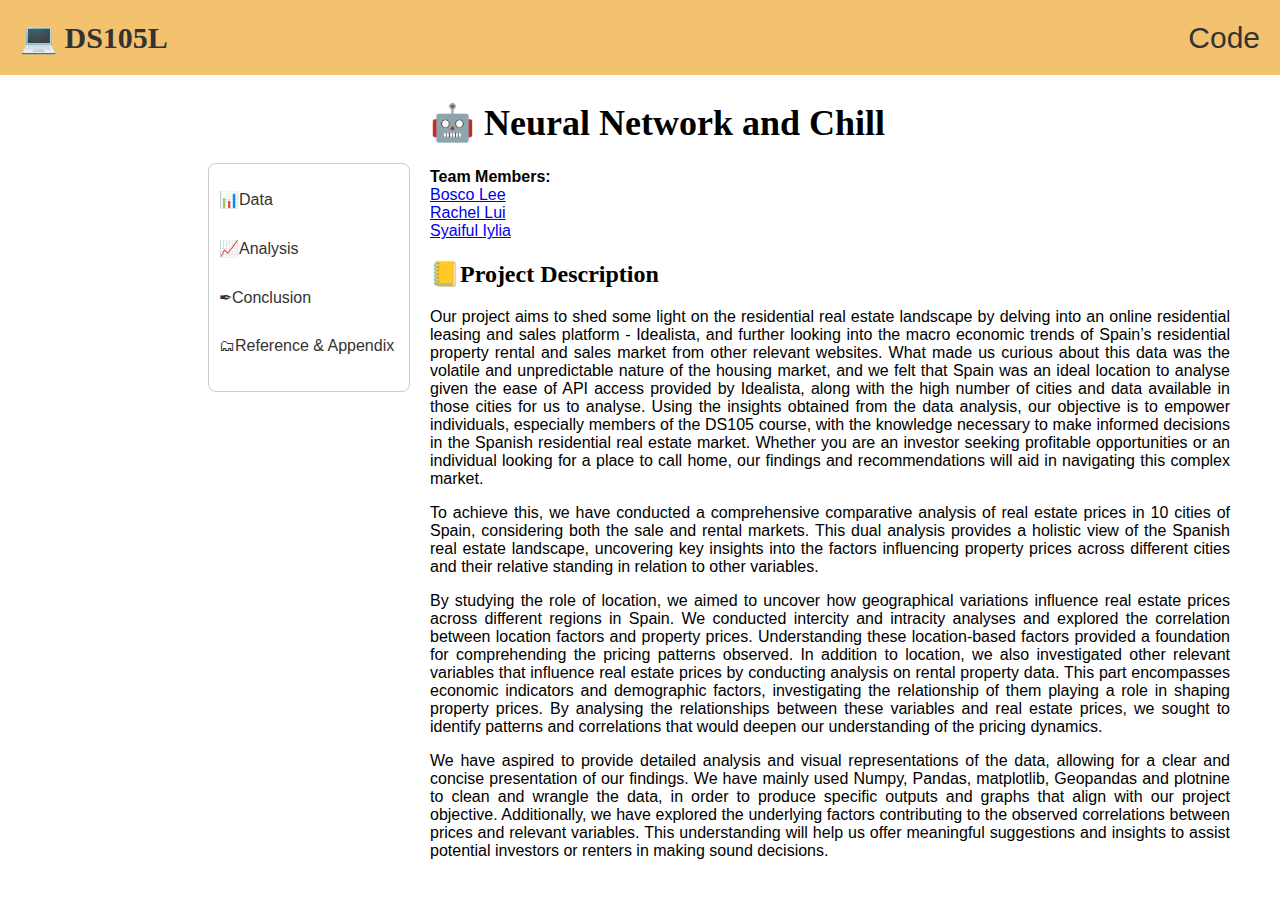
<file: index.html>
<!DOCTYPE html>
<html>
<meta charset="UTF-8">
<head>
  <title>My Website</title>
  <style>
    body {
  background-image: url("https://drive.google.com/uc?export=view&id=1ln1ye4YfCXW-n31ln-DuhkpZ_TRzDjHq");
      background-repeat: no-repeat;
      background-position: center;
      background-size: cover;
      background-color: #fff; /* Fallback background color */
      font-family: Arial, sans-serif;
      display: flex;
      align-items: center;
    }



    .top-bar {
      background-color: #f3c26f; /* Set the top bar color to #f3c26f */
      background-repeat: no-repeat;
      background-position: center;
      background-size: cover;
      /* The remaining styles for the top bar */
      width: 100%;
      padding: 20px;
      display: flex;
      justify-content: space-between;
      align-items: center;
      position: fixed;
      top: 0;
      box-sizing: border-box;
      left: 0;
    }

    .left-text a {
      text-decoration: none;
      color: #333;
      font-size: 30px;
      font-weight: bold;
      font-family: "Times New Roman", Arial, sans-serif;
     
    }    
    
    .right-text a {
      text-decoration: none;
      color: #333;
      font-size: 30px;
      font-family: Consolas, Arial, sans-serif;
     
    }
    
    .top-bar .code-link {
      margin-right: 1px;
    }

    .sidebar {
      width: 200px;
      height: 100%;
      background-color: #fff;
      border: 1px solid #ccc;
      border-radius: 8px;
      display: flex;
      flex-direction: column;
      justify-content: center;
      margin-top:-350px;
      margin-left: 200px;
    }

    .sidebar ul {
      list-style-type: none;
      padding: 0;
      margin: 40;
    }

    .sidebar li {
      margin-bottom: 10px;
    }

    .sidebar a {
      display: block;
      padding: 10px;
      text-decoration: none;
      font-family: Consolas, Arial, sans-serif;
      color: #333;
    }

    .sidebar a:hover {
      background-color: #f0f0f0;
    }

    .main-content {
  padding: 20px;
  margin-top: 50px; /* Adjust the margin-top value to your desired spacing */
  margin-left: 225;
  margin-right: 200;
  max-width: 800px; /* Adjust the max-width value as needed */
  text-align: justify;

}

    .main-content h1 {
      font-size: 36px;
      font-family: "Times New Roman", Arial, sans-serif;
    }

    .main-content h2 {
      font-size: 24px;
      font-family: "Times New Roman", Arial, sans-serif;
    }
  </style>
</head>
<body>

  <div class="sidebar">
    <ul>
      <li><a href="Webpages/data.html">&#128202;Data</a></li>
      <li><a href="Webpages/analysis.html">&#128200;Analysis</a></li>
      <li><a href="Webpages/conclusion.html">&#10002;Conclusion</a></li>
      <li><a href="Webpages/reference.html">&#128450;Reference & Appendix</a></li>
    </ul>
  </div>
 <div class="top-bar">
  <div class="left-text">
    <a href="index.html">&#x1F4BB; DS105L</a>
  </div>
  <div class="right-text">
    <a href="https://github.com/Bosco0120/DS105NeuralNetwork_and_Chill.github.io" target="_blank">Code</a>
  </div>
</div>
  </div>
  

  <div class="main-content">
    <h1>&#129302; Neural Network and Chill</h1>
    <p><strong>Team Members:</strong> <br>
      <a class="comic" href="https://github.com/Bosco0120">Bosco Lee</a><br>
      <a class="comic" href="https://github.com/luihc">Rachel Lui</a><br>
      <a class="comic" href="https://github.com/winterolller">Syaiful Iylia</a>

    <h2>&#128210;Project Description</h2>
     <p>
    Our project aims to shed some light on the residential real estate landscape by delving into an online residential leasing and sales platform - Idealista, and further looking into the macro economic trends of Spain’s residential property rental and sales market from other relevant websites. What made us curious about this data was the volatile and unpredictable nature of the housing market, and we felt that Spain was an ideal location to analyse given the ease of API access provided by Idealista, along with the high number of cities and data available in those cities for us to analyse. Using the insights obtained from the data analysis, our objective is to empower individuals, especially members of the DS105 course, with the knowledge necessary to make informed decisions in the Spanish residential real estate market. Whether you are an investor seeking profitable opportunities or an individual looking for a place to call home, our findings and recommendations will aid in navigating this complex market. 
    </p>
    <p>
    To achieve this, we have conducted a comprehensive comparative analysis of real estate prices in 10 cities of Spain, considering both the sale and rental markets. This dual analysis provides a holistic view of the Spanish real estate landscape, uncovering key insights into the factors influencing property prices across different cities and their relative standing in relation to other variables. 
    </p>
    <p>
    By studying the role of location, we aimed to uncover how geographical variations influence real estate prices across different regions in Spain. We conducted intercity and intracity analyses and explored the correlation between location factors and property prices. Understanding these location-based factors provided a foundation for comprehending the pricing patterns observed. In addition to location, we also investigated other relevant variables that influence real estate prices by conducting analysis on rental property data. This part encompasses economic indicators and demographic factors, investigating the relationship of them playing a role in shaping property prices. By analysing the relationships between these variables and real estate prices, we sought to identify patterns and correlations that would deepen our understanding of the pricing dynamics.
    </p>
    <p>
    We have aspired to provide detailed analysis and visual representations of the data, allowing for a clear and concise presentation of our findings. We have mainly used Numpy, Pandas, matplotlib, Geopandas and plotnine to clean and wrangle the data, in order to produce specific outputs and graphs that align with our project objective. Additionally, we have explored the underlying factors contributing to the observed correlations between prices and relevant variables. This understanding will help us offer meaningful suggestions and insights to assist potential investors or renters in making sound decisions.
    </p>
</div>
  </div>

  <style>
    .comic {
        font-family: 'Comic Sans MS', cursive, sans-serif;
    }
</style>
</body>
</html>
</div>
</file>
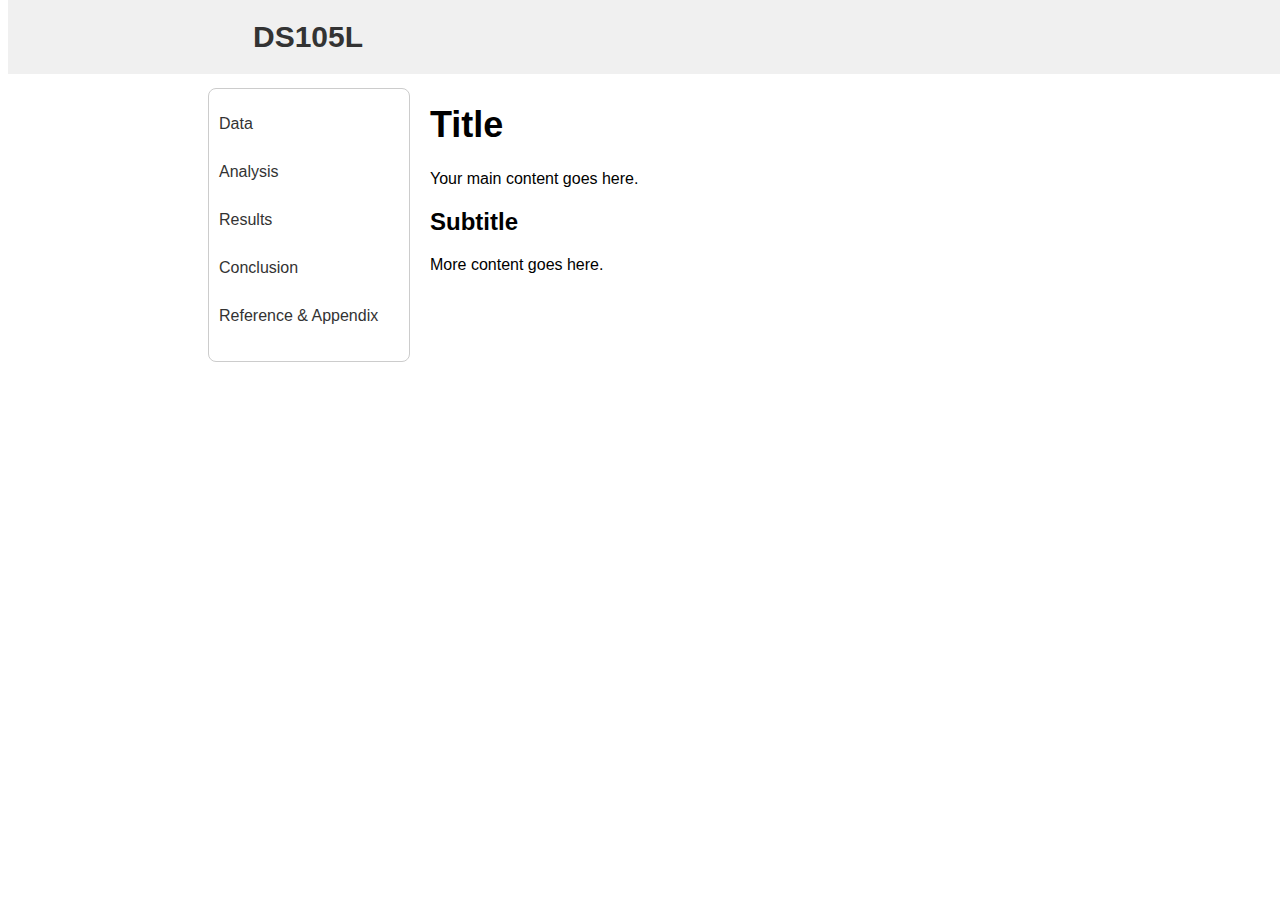
<file: main.html>
<!DOCTYPE html>
<html>
<head>
  <title>My Website</title>
  <style>
    body {
      background-color: #fff;
      font-family: Arial, sans-serif;
      display: flex;
      align-items: center;
    }

    .top-bar {
  background-color: #f0f0f0; /* Set the top bar color to light grey */
  width: 100%;
  padding: 20px; /* Increase the padding value to make the top bar thicker */
  display: flex; /* Add this line to enable flexbox layout */
  justify-content: flex-start; /* Align the content to the left */
  align-items: center; /* Vertically center the content */
  position: fixed; /* Position the top bar */
  top: 0; /* Position it at the top */
  box-sizing: border-box; /* Include padding and border in the total width */
}

    .top-bar a {
  text-decoration: none;
  color: #333;
  font-size: 30px;
  font-weight: bold; /* Add this line to make the text bold */
  margin-left: 225px; /* Adjust the margin value to move the content along the top bar */
}


    .sidebar {
      width: 200px;
      height: 100%;
      background-color: #fff;
      border: 1px solid #ccc;
      border-radius: 8px;
      display: flex;
      flex-direction: column;
      justify-content: center;
      margin-top: 80px; /* Adjust this value to shift the sidebar down */
      margin-left: 200px; /* Adjust the margin value to move the content along the top bar */
    }

    .sidebar ul {
      list-style-type: none;
      padding: 0;
      margin: 40;
    }

    .sidebar li {
      margin-bottom: 10px;
    }

    .sidebar a {
      display: block;
      padding: 10px;
      text-decoration: none;
      color: #333;
    }

    .sidebar a:hover {
      background-color: #f0f0f0;
    }

    .main-content {
      padding: 20px;
    }

    .main-content h1 {
      font-size: 36px;
    }

    .main-content h2 {
      font-size: 24px;
    }
  </style>
</head>
<body>
  <!-- Start of HTML -->
  <div class="sidebar">
    <ul>
      <li><a href="Webpages/data.html">Data</a></li>
      <li><a href="Webpages/analysis.html">Analysis</a></li>
      <li><a href="Webpages/results.html">Results</a></li>
      <li><a href="Webpages/conclusion.html">Conclusion</a></li>
      <li><a href="Webpages/reference.html">Reference & Appendix</a></li>
    </ul>
  </div>
  <!-- End of HTML -->

  <!-- Start of Markdown -->

  <div class="top-bar">
    <a href="main.html">DS105L</a>
  </div>

  <div class="main-content">
    <h1>Title</h1>
    <p>Your main content goes here.</p>

    <h2>Subtitle</h2>
    <p>More content goes here.</p>
  </div>
  <!-- End of Markdown -->
</body>
</html>
</file>
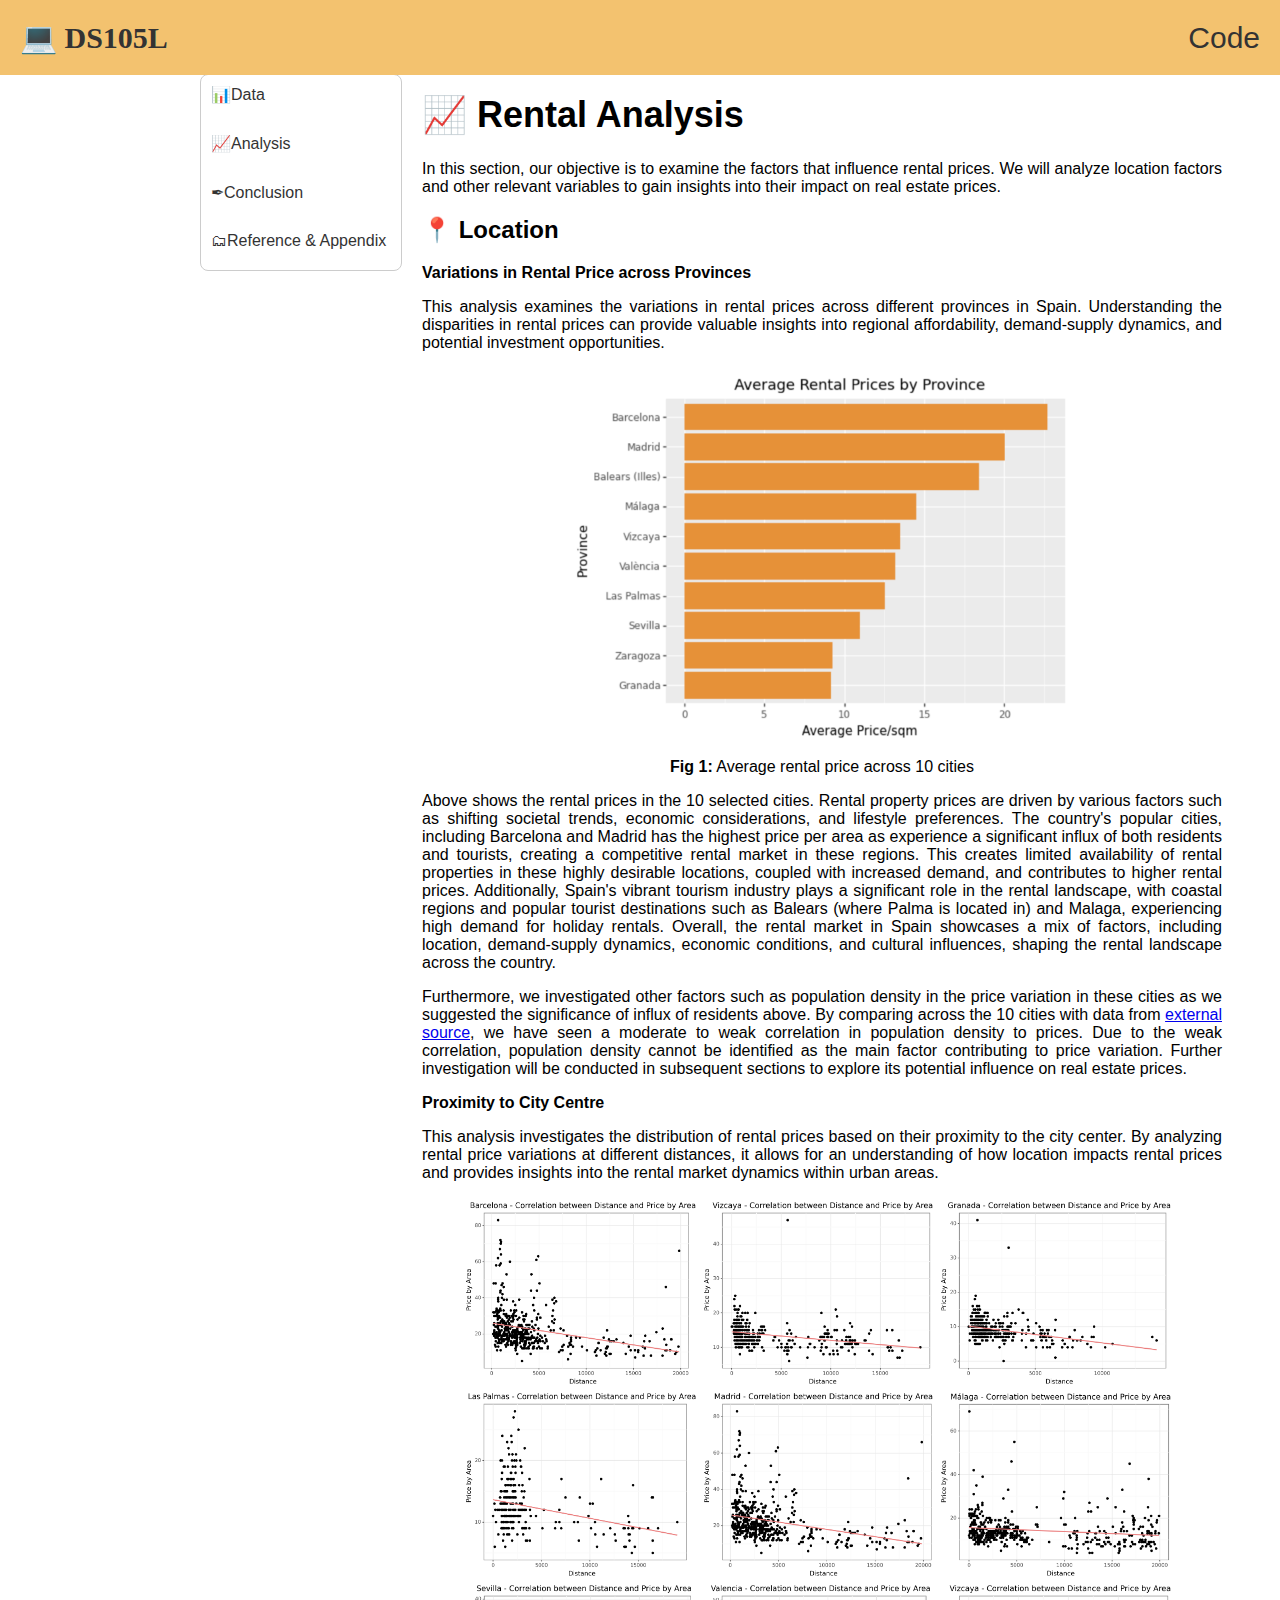
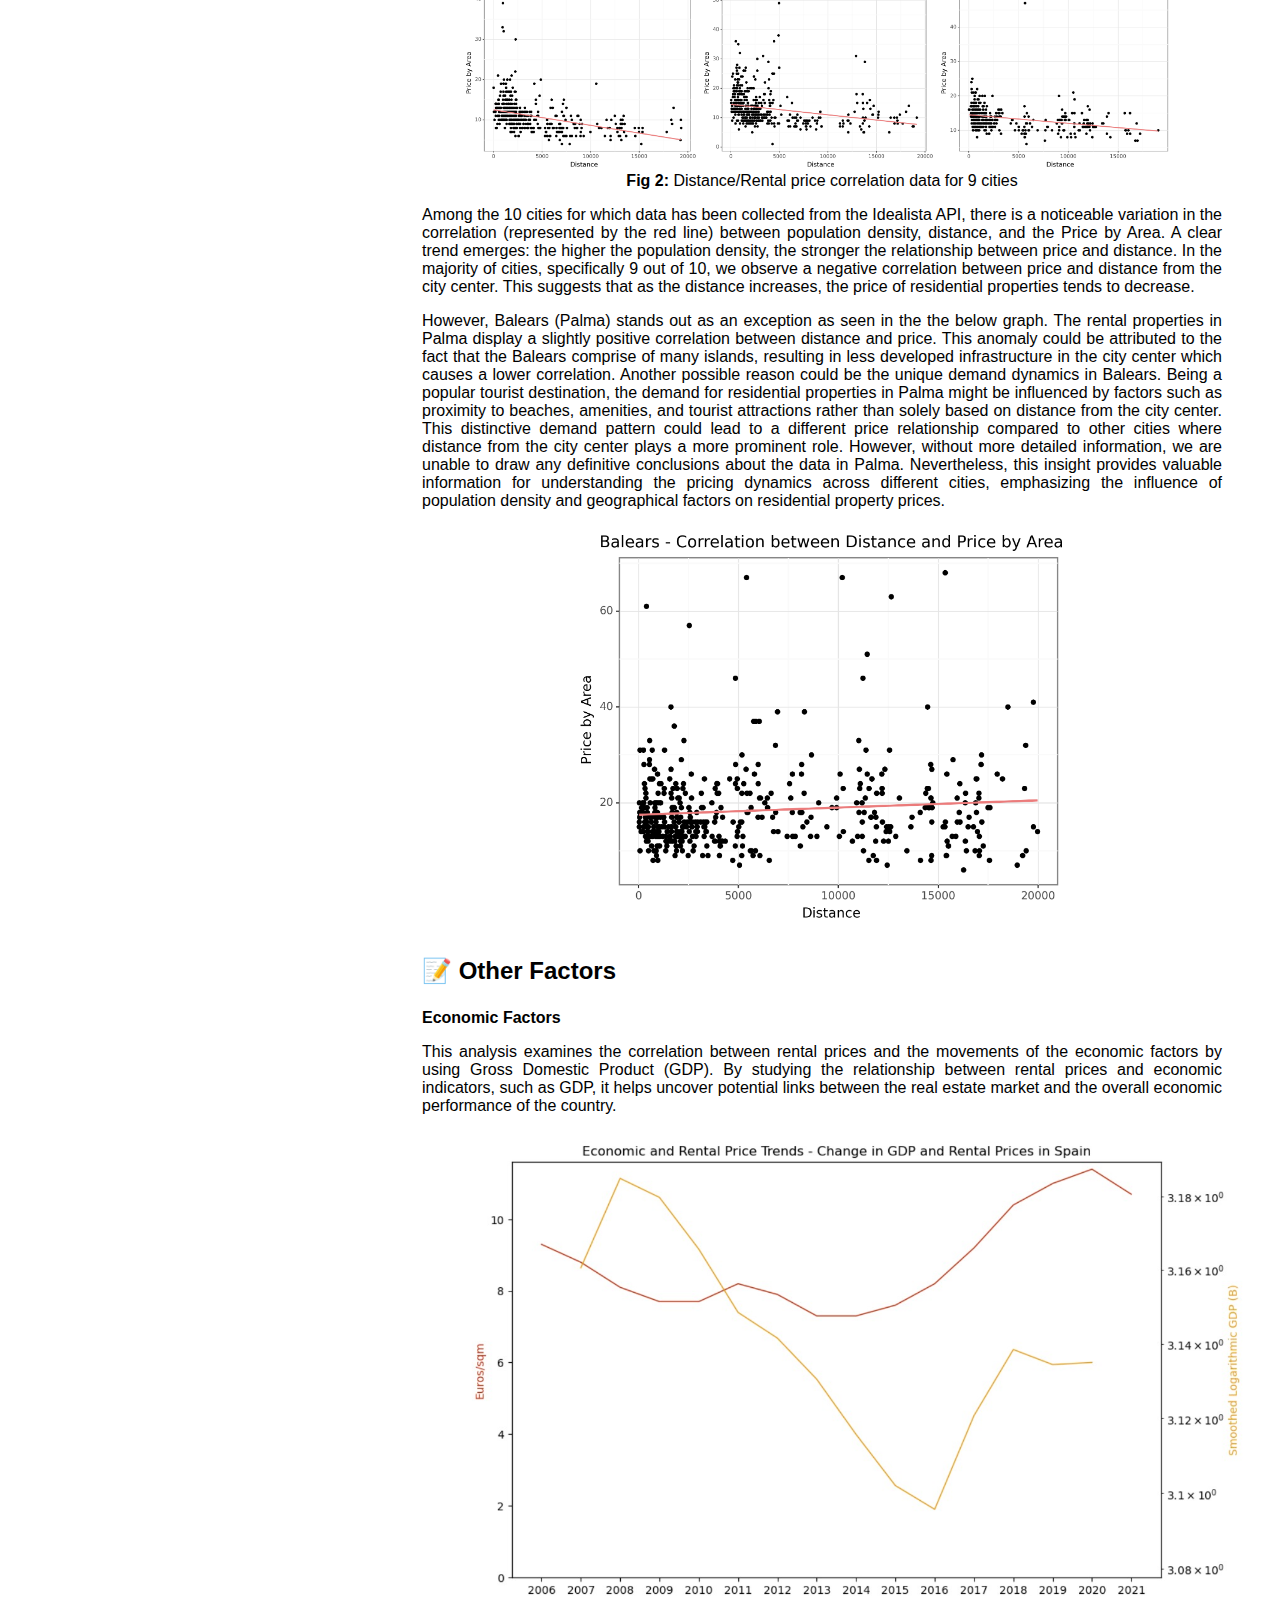
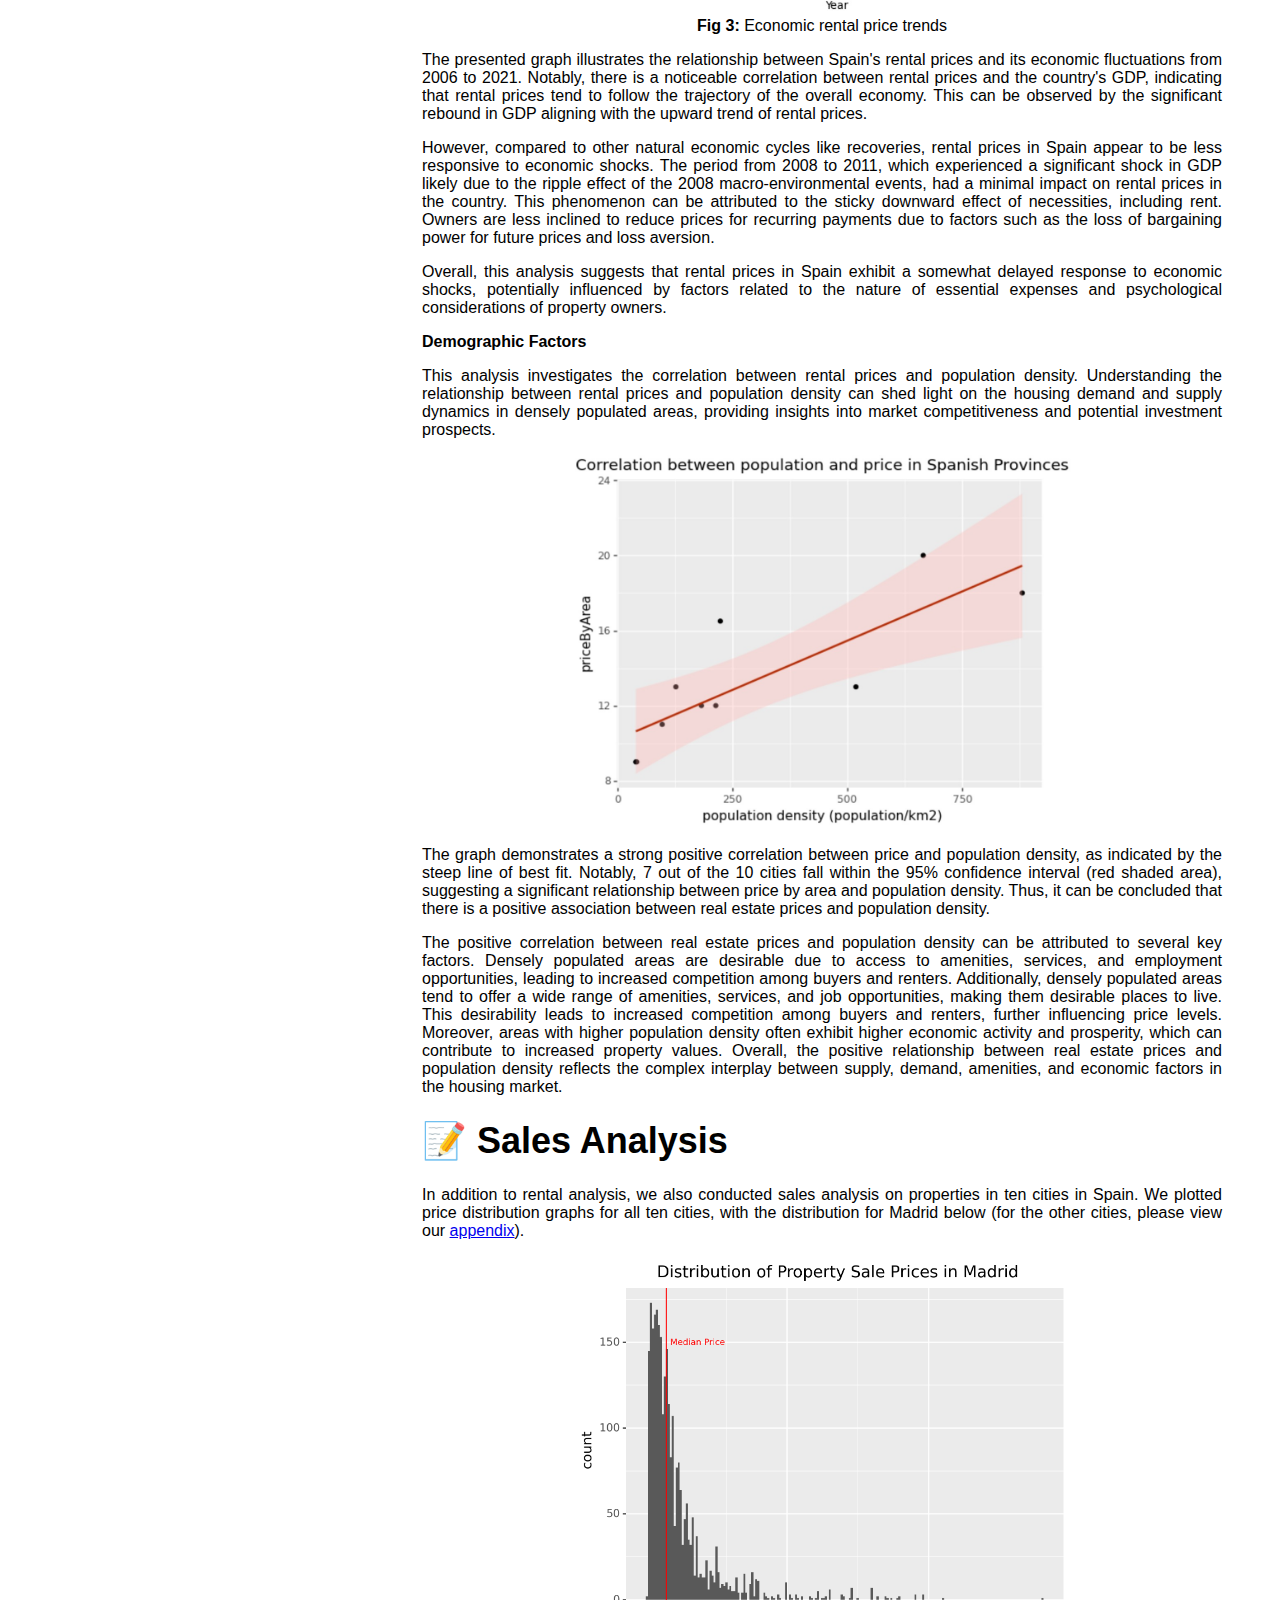
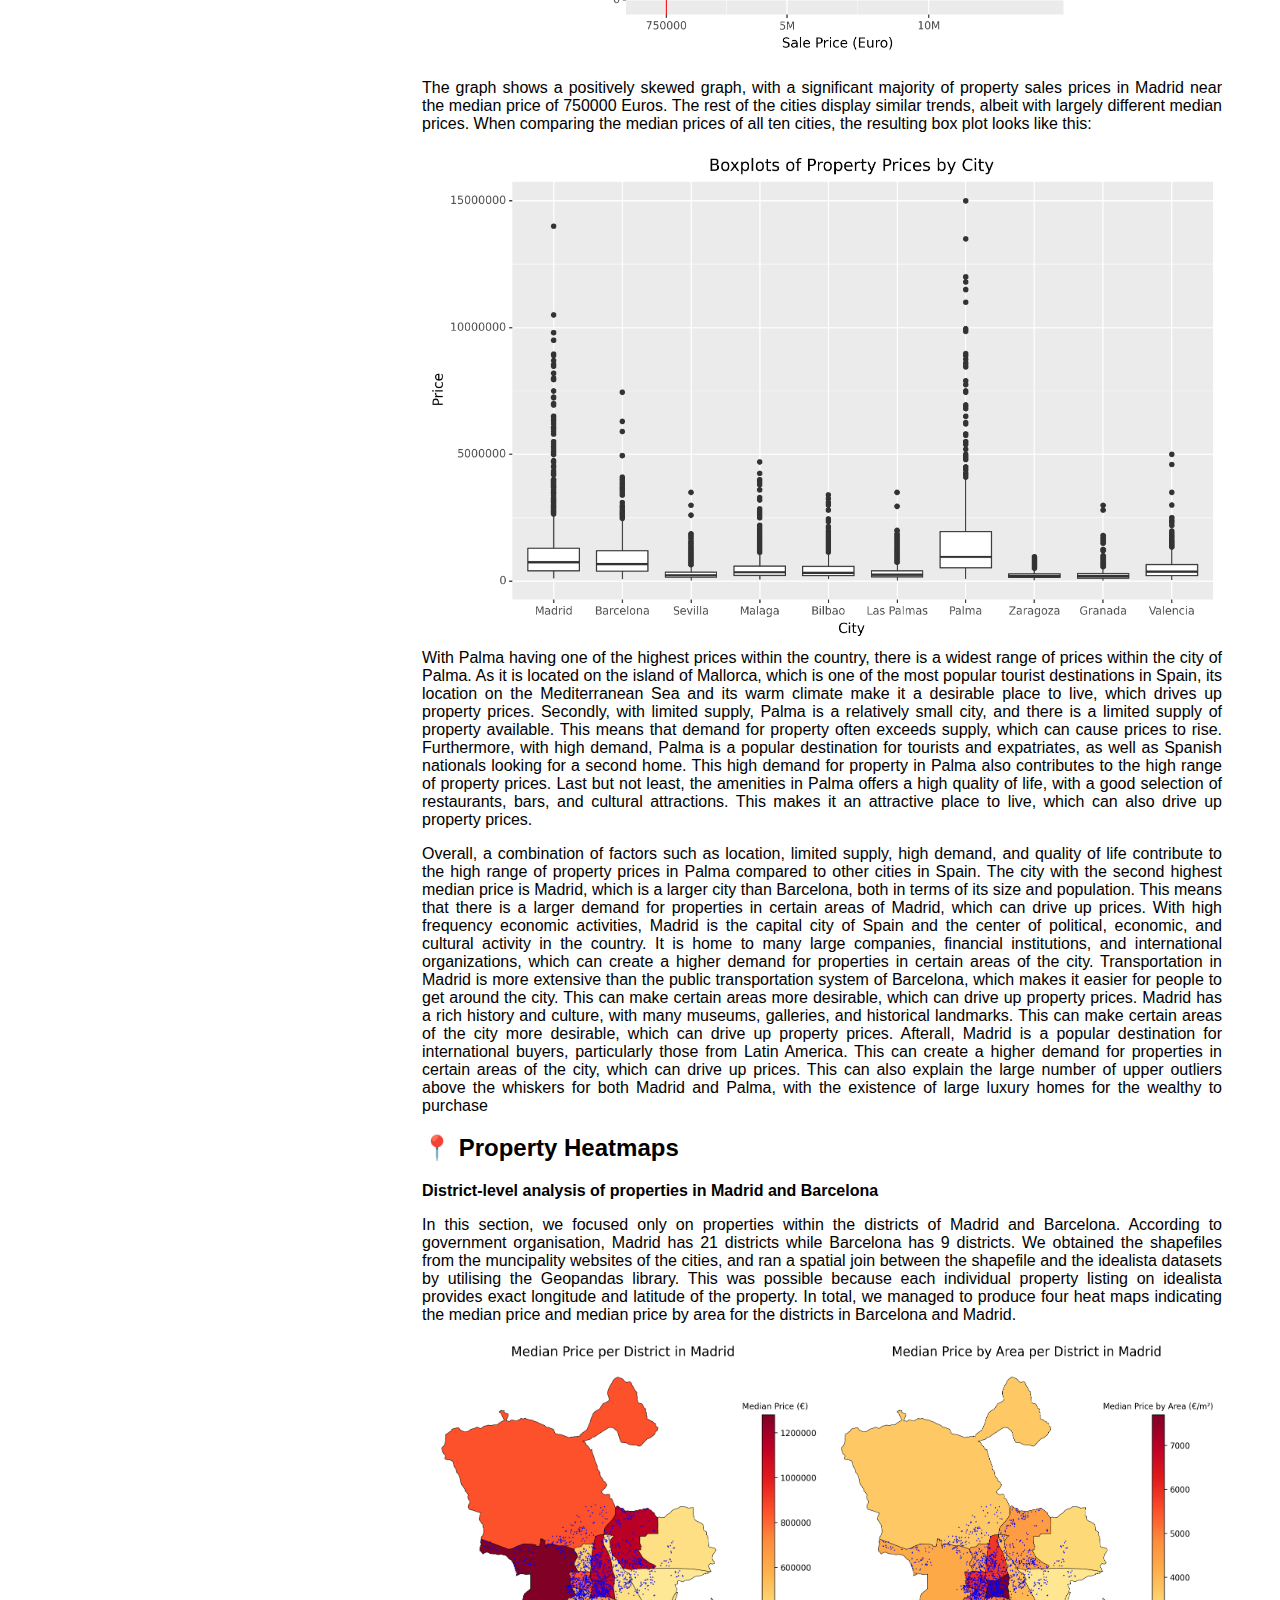
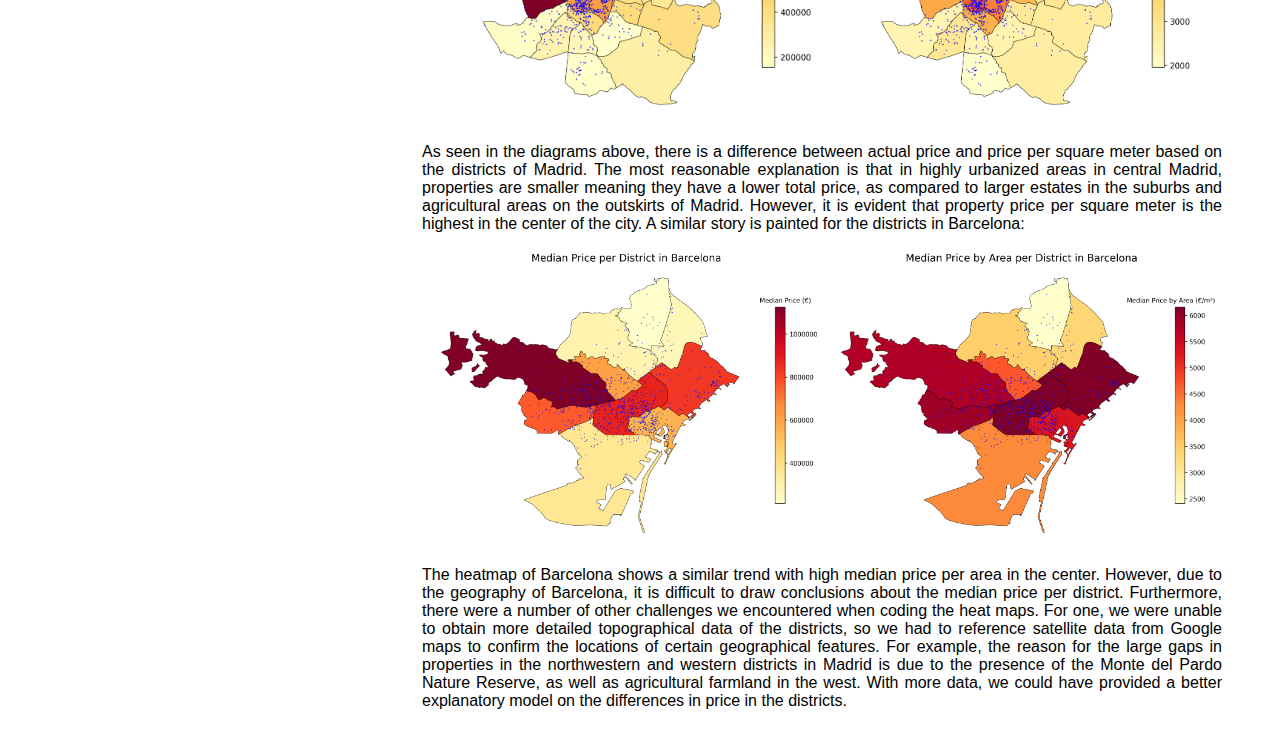
<file: Webpages/analysis.html>
<!DOCTYPE html>
<html>
<meta charset="UTF-8">
<head>
  <title>My Website</title>
  <style>
    body {
      background-image: url("https://drive.google.com/uc?export=view&id=1ln1ye4YfCXW-n31ln-DuhkpZ_TRzDjHq");
      background-repeat: no-repeat;
      background-position: center bottom;
      background-size: cover;
      background-attachment: fixed;
      font-family: Arial, sans-serif;
      margin: 0;
      min-height: 100vh;      
      display: flex;
      align-items: center;
    }
    
    .top-bar {
      background-color: #f3c26f;
      width: 100%;
      padding: 20px;
      display: flex;
      justify-content: space-between;
      align-items: center;
      position: fixed;
      top: 0;
      box-sizing: border-box;
      left: 0;
    }

    .left-text a {
      text-decoration: none;
      color: #333;
      font-size: 30px;
      font-weight: bold;
      font-family: "Times New Roman", Arial, sans-serif;
    }    
    
    .right-text a {
      text-decoration: none;
      color: #333;
      font-size: 30px;
      font-family: Consolas, Arial, sans-serif;
    }
    
    .sidebar {
      width: 200px;
      height: 100%;
      background-color: #fff;
      border: 1px solid #ccc;
      border-radius: 8px;
      display: flex;
      flex-direction: column;
      justify-content: center;
      margin-top: -6800px;
      margin-left: 200px;
    }

    .sidebar ul {
      list-style-type: none;
      padding: 0;
      margin: 0;
    }

    .sidebar li {
      margin-bottom: 10px;
    }

    .sidebar a {
      display: block;
      padding: 10px;
      text-decoration: none;
      font-family: Consolas, Arial, sans-serif;
      color: #333;
    }

    .sidebar a:hover {
      background-color: #f0f0f0;
    }

    .main-content {
  padding: 20px;
  margin-top: 50px; /* Adjust the margin-top value to your desired spacing */
  margin-left: 225;
  margin-right: 200;
  max-width: 800px; /* Adjust the max-width value as needed */
  text-align: justify;

}

    .main-content h1 {
      font-size: 36px;
    }

    .main-content h2 {
      font-size: 24px;
    }
    
    .main-content h3 {
      font-size: 24px;
    }
  </style>
</head>

<body>
  <div class="sidebar">
    <ul>
      <li><a href="https://bosco0120.github.io/DS105NeuralNetwork_and_Chill.github.io/Webpages/data.html">&#128202;Data</a></li>
      <li><a href="https://bosco0120.github.io/DS105NeuralNetwork_and_Chill.github.io/Webpages/analysis.html">&#128200;Analysis</a></li>
      <li><a href="https://bosco0120.github.io/DS105NeuralNetwork_and_Chill.github.io/Webpages/conclusion.html">&#10002;Conclusion</a></li>
      <li><a href="https://bosco0120.github.io/DS105NeuralNetwork_and_Chill.github.io/Webpages/reference.html">&#128450;Reference & Appendix</a></li>
    </ul>
  </div>
 <div class="top-bar">
  <div class="left-text">
    <a href="../index.html">&#x1F4BB; DS105L</a>
  </div>
  <div class="right-text">
    <a href="https://github.com/Bosco0120/DS105NeuralNetwork_and_Chill.github.io" target="_blank">Code</a>
  </div>
</div>
  </div>

 <div class="main-content">
    <h1>&#128200; Rental Analysis</h1>
    <p>In this section, our objective is to examine the factors that influence rental prices. We will analyze location factors and other relevant variables to gain insights into their impact on real estate prices.<br>


<h2>&#x1F4CD; Location</h2>
     <p><strong>Variations in Rental Price across Provinces</strong> <br></p>
     <p> This analysis examines the variations in rental prices across different provinces in Spain. Understanding the disparities in rental prices can provide valuable insights into regional affordability, demand-supply dynamics, and potential investment opportunities.</p>
     
     <div style="text-align: center;">
      <figure> 
        <img src="../Diagrams and Images/rental-price.jpg" alt="rental-price" style="width: 70%;">
        <figcaption style="text-align: center;"><b>Fig 1:</b> Average rental price across 10 cities</figcaption>
      </figure>
    </div>
    
   
  </p>Above shows the rental prices in the 10 selected cities. Rental property prices are driven by various factors such as shifting societal trends, economic considerations, and lifestyle preferences. The country's popular cities, including Barcelona and Madrid has the highest price per area as experience a significant influx of both residents and tourists, creating a competitive rental market in these regions. This creates limited availability of rental properties in these highly desirable locations, coupled with increased demand, and contributes to higher rental prices. Additionally, Spain's vibrant tourism industry plays a significant role in the rental landscape, with coastal regions and popular tourist destinations such as Balears (where Palma is located in) and Malaga, experiencing high demand for holiday rentals. Overall, the rental market in Spain showcases a mix of factors, including location, demand-supply dynamics, economic conditions, and cultural influences, shaping the rental landscape across the country.<p>
    </p>Furthermore, we investigated other factors such as population density in the price variation in these cities as we suggested the significance of influx of residents above. By comparing across the 10 cities with data from <a href="https://www.citypopulation.de/">external source</a>, we have seen a moderate to weak correlation in population density to prices. Due to the weak correlation, population density cannot be identified as the main factor contributing to price variation. Further investigation will be conducted in subsequent sections to explore its potential influence on real estate prices.</p>

<p> </p>

<p><strong>Proximity to City Centre</strong> <br></p>
     <p> This analysis investigates the distribution of rental prices based on their proximity to the city center. By analyzing rental price variations at different distances, it allows for an understanding of how location impacts rental prices and provides insights into the rental market dynamics within urban areas.</p>

    <figure>
     <div style="display: flex;">
      <img src="../Diagrams and Images/p-barcelona.png" style="width: 33%;" />
      <img src="../Diagrams and Images/p-vizcaya.png" style="width: 33%;" />
      <img src="../Diagrams and Images/p-granada.png" style="width: 33%;" /> 
    </div>

    <div style="display: flex;">
      <img src="../Diagrams and Images/p-laspalmas.png" style="width: 33%;" />
      <img src="../Diagrams and Images/p-madrid.png" style="width: 33%;" />
      <img src="../Diagrams and Images/p-malaga.png" style="width: 33%;" /> 
    </div>

    <div style="display: flex;">
      <img src="../Diagrams and Images/p-sevilla.png" style="width: 33%;" />
      <img src="../Diagrams and Images/p-valencia.png" style="width: 33%;" />
      <img src="../Diagrams and Images/p-vizcaya.png" style="width: 33%;" /> 
    </div>

    <figcaption style="text-align: center;"><b>Fig 2:</b> Distance/Rental price correlation data for 9 cities</figcaption>
  </figure>

   </p>Among the 10 cities for which data has been collected from the Idealista API, there is a noticeable variation in the correlation (represented by the red line) between population density, distance, and the Price by Area. A clear trend emerges: the higher the population density, the stronger the relationship between price and distance. In the majority of cities, specifically 9 out of 10, we observe a negative correlation between price and distance from the city center. This suggests that as the distance increases, the price of residential properties tends to decrease. <p>
    </p>However, Balears (Palma) stands out as an exception as seen in the the below graph. The rental properties in Palma display a slightly positive correlation between distance and price. This anomaly could be attributed to the fact that the Balears comprise of many islands, resulting in less developed infrastructure in the city center which causes a lower correlation. Another possible reason could be the unique demand dynamics in Balears. Being a popular tourist destination, the demand for residential properties in Palma might be influenced by factors such as proximity to beaches, amenities, and tourist attractions rather than solely based on distance from the city center. This distinctive demand pattern could lead to a different price relationship compared to other cities where distance from the city center plays a more prominent role. However, without more detailed information, we are unable to draw any definitive conclusions about the data in Palma. Nevertheless, this insight provides valuable information for understanding the pricing dynamics across different cities, emphasizing the influence of population density and geographical factors on residential property prices.</p>
   <div style= "text-align: center;"> 
      <img src="../Diagrams and Images/p-balears.png" width = "500" />
    </div>

<h3>&#x1F4DD; Other Factors</h3>

<p><strong>Economic Factors</strong> <br></p>
     <p> This analysis examines the correlation between rental prices and the movements of the economic factors by using Gross Domestic Product (GDP). By studying the relationship between rental prices and economic indicators, such as GDP, it helps uncover potential links between the real estate market and the overall economic performance of the country.</p>
     <figure>
      <div style="display: flex;">
        <img src="../Diagrams and Images/economic rental price trends.jpeg" alt="rental-price" width = '800'>
     </div>
     <figcaption style="text-align: center;"><b>Fig 3:</b> Economic rental price trends</figcaption>
   </figure> 
    <p> The presented graph illustrates the relationship between Spain's rental prices and its economic fluctuations from 2006 to 2021. Notably, there is a noticeable correlation between rental prices and the country's GDP, indicating that rental prices tend to follow the trajectory of the overall economy. This can be observed by the significant rebound in GDP aligning with the upward trend of rental prices.</p>
   </p>However, compared to other natural economic cycles like recoveries, rental prices in Spain appear to be less responsive to economic shocks. The period from 2008 to 2011, which experienced a significant shock in GDP likely due to the ripple effect of the 2008 macro-environmental events, had a minimal impact on rental prices in the country. This phenomenon can be attributed to the sticky downward effect of necessities, including rent. Owners are less inclined to reduce prices for recurring payments due to factors such as the loss of bargaining power for future prices and loss aversion.<p>
    </p>Overall, this analysis suggests that rental prices in Spain exhibit a somewhat delayed response to economic shocks, potentially influenced by factors related to the nature of essential expenses and psychological considerations of property owners.</p>

<p><strong>Demographic Factors</strong> <br></p>
     <p> This analysis investigates the correlation between rental prices and population density. Understanding the relationship between rental prices and population density can shed light on the housing demand and supply dynamics in densely populated areas, providing insights into market competitiveness and potential investment prospects.</p>
     <div style="text-align: center;">
           <img src="../Diagrams and Images/population correlation.jpeg" alt="rental-price" width = '500'>
     </div>
    <p> The graph demonstrates a strong positive correlation between price and population density, as indicated by the steep line of best fit. Notably, 7 out of the 10 cities fall within the 95% confidence interval (red shaded area), suggesting a significant relationship between price by area and population density. Thus, it can be concluded that there is a positive association between real estate prices and population density.</p>
   
</p>The positive correlation between real estate prices and population density can be attributed to several key factors. Densely populated areas are desirable due to access to amenities, services, and employment opportunities, leading to increased competition among buyers and renters. Additionally, densely populated areas tend to offer a wide range of amenities, services, and job opportunities, making them desirable places to live. This desirability leads to increased competition among buyers and renters, further influencing price levels. Moreover, areas with higher population density often exhibit higher economic activity and prosperity, which can contribute to increased property values. Overall, the positive relationship between real estate prices and population density reflects the complex interplay between supply, demand, amenities, and economic factors in the housing market.<p>
  
<h1>&#x1F4DD; Sales Analysis </h1>
 <p> In addition to rental analysis, we also conducted sales analysis on properties in ten cities in Spain. We plotted price distribution graphs for all ten cities, with the distribution for Madrid below (for the other cities, please view our <a href="https://bosco0120.github.io/DS105NeuralNetwork_and_Chill.github.io/Webpages/reference.html">appendix</a>). 
     <div style="text-align: center;">
           <img src="../Diagrams and Images/madrid1.png" alt="rental-price" width = '500'>
     </div>
 <p> The graph shows a positively skewed graph, with a significant majority of property sales prices in Madrid near the median price of 750000 Euros. The rest of the cities display similar trends, albeit with largely different median prices. When comparing the median prices of all ten cities, the resulting box plot looks like this: 
          <div style="text-align: center;">
           <img src="../Diagrams and Images/boxplot.png" alt="rental-price" width = '800'>
     </div>
   With Palma having one of the highest prices within the country, there is a widest range of prices within the city of Palma. As it is located on the island of Mallorca, which is one of the most popular tourist destinations in Spain, its location on the Mediterranean Sea and its warm climate make it a desirable place to live, which drives up property prices. Secondly, with limited supply, Palma is a relatively small city, and there is a limited supply of property available. This means that demand for property often exceeds supply, which can cause prices to rise. Furthermore, with high demand, Palma is a popular destination for tourists and expatriates, as well as Spanish nationals looking for a second home. This high demand for property in Palma also contributes to the high range of property prices. Last but not least, the amenities in Palma offers a high quality of life, with a good selection of restaurants, bars, and cultural attractions. This makes it an attractive place to live, which can also drive up property prices.


</p> Overall, a combination of factors such as location, limited supply, high demand, and quality of life contribute to the high range of property prices in Palma compared to other cities in Spain.
The city with the second highest median price is Madrid, which is a larger city than Barcelona, both in terms of its size and population. This means that there is a larger demand for properties in certain areas of Madrid, which can drive up prices. With high frequency economic activities, Madrid is the capital city of Spain and the center of political, economic, and cultural activity in the country. It is home to many large companies, financial institutions, and international organizations, which can create a higher demand for properties in certain areas of the city. Transportation in Madrid is more extensive than the public transportation system of Barcelona, which makes it easier for people to get around the city. This can make certain areas more desirable, which can drive up property prices.
Madrid has a rich history and culture, with many museums, galleries, and historical landmarks. This can make certain areas of the city more desirable, which can drive up property prices.
Afterall, Madrid is a popular destination for international buyers, particularly those from Latin America. This can create a higher demand for properties in certain areas of the city, which can drive up prices. This can also explain the large number of upper outliers above the whiskers for both Madrid and Palma, with the existence of large luxury homes for the wealthy to purchase <p>

 <h2>&#x1F4CD; Property Heatmaps</h2>
     <p><strong>District-level analysis of properties in Madrid and Barcelona</strong> <br></p>
     <p>In this section, we focused only on properties within the districts of Madrid and Barcelona. According to government organisation, Madrid has 21 districts while Barcelona has 9 districts. We obtained the shapefiles from the muncipality websites of the cities, and ran a spatial join between the shapefile and the idealista datasets by utilising the Geopandas library. This was possible because each individual property listing on idealista provides exact longitude and latitude of the property. In total, we managed to produce four heat maps indicating the median price and median price by area for the districts in Barcelona and Madrid. </p>
        <div style="display: flex;">
      <img src="../Diagrams and Images/madrid_heatmap1.png" style="width: 50%;" />
      <img src="../Diagrams and Images/madrid_heatmap2.png" style="width: 50%;" />
    </div>
     <p> As seen in the diagrams above, there is a difference between actual price and price per square meter based on the districts of Madrid. The most reasonable explanation is that in highly urbanized areas in central Madrid, properties are smaller meaning they have a lower total price, as compared to larger estates in the suburbs and agricultural areas on the outskirts of Madrid. However, it is evident that property price per square meter is the highest in the center of the city. A similar story is painted for the districts in Barcelona: </p>
        <div style="display: flex;">
      <img src="../Diagrams and Images/barca_heatmap1.png" style="width: 50%;" />
      <img src="../Diagrams and Images/barca_heatmap2.png" style="width: 50%;" />
    </div> 

  <p> The heatmap of Barcelona shows a similar trend with high median price per area in the center. However, due to the geography of Barcelona, it is difficult to draw conclusions about the median price per district. Furthermore, there were a number of other challenges we encountered when coding the heat maps. For one, we were unable to obtain more detailed topographical data of the districts, so we had to reference satellite data from Google maps to confirm the locations of certain geographical features. For example, the reason for the large gaps in properties in the northwestern and western districts in Madrid is due to the presence of the Monte del Pardo Nature Reserve, as well as agricultural farmland in the west. With more data, we could have provided a better explanatory model on the differences in price in the districts. </p>
        <div style="display: flex;">

</div>

</body>
</html>
</file>
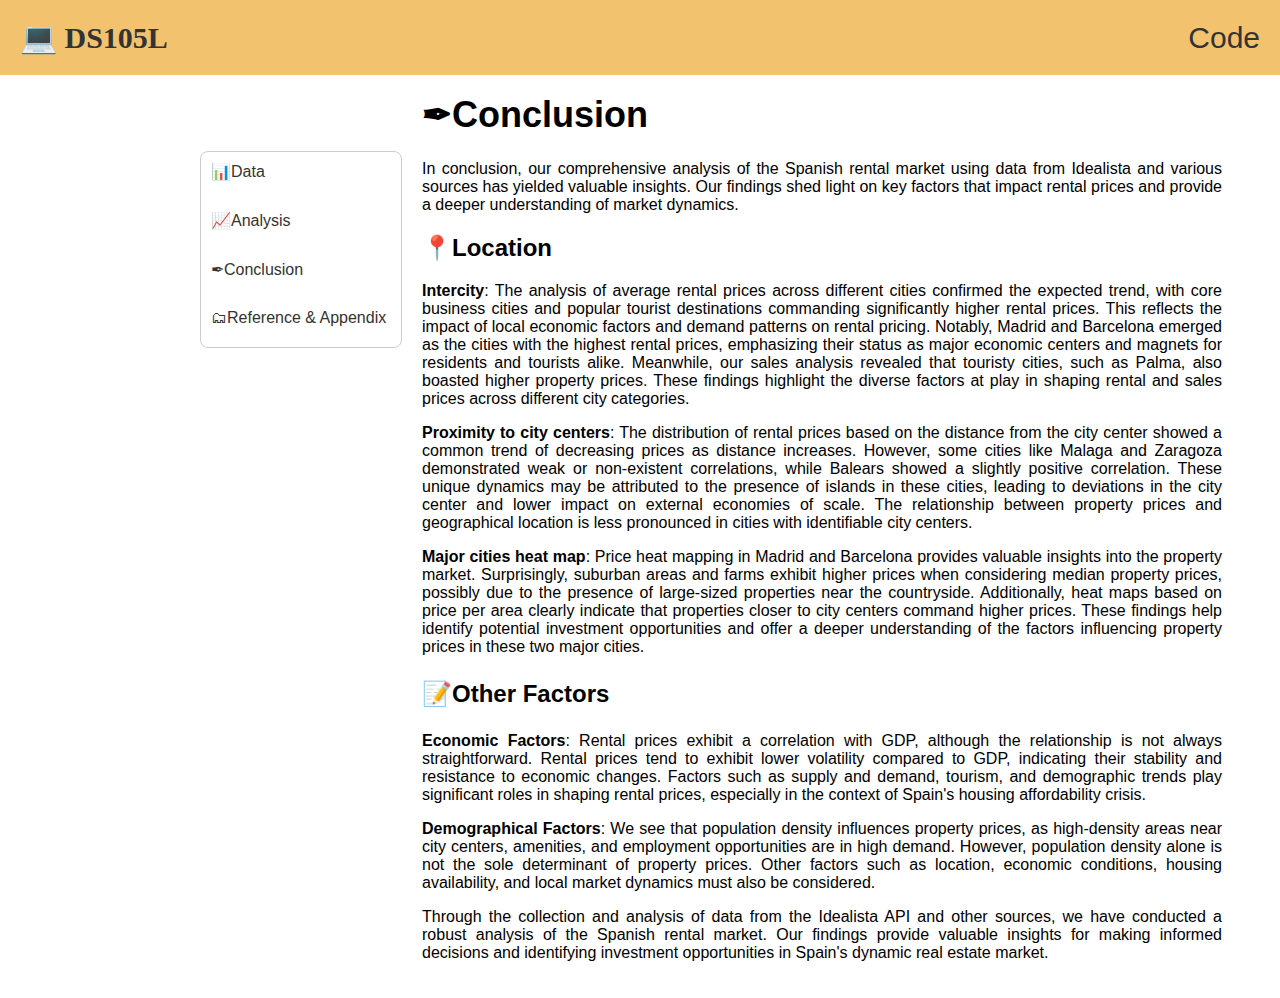
<file: Webpages/conclusion.html>
<!DOCTYPE html>
<html>
<meta charset="UTF-8">
<head>
  <title>My Website</title>
  <style>
    body {
      background-image: url("https://drive.google.com/uc?export=view&id=1ln1ye4YfCXW-n31ln-DuhkpZ_TRzDjHq");
      background-repeat: no-repeat;
      background-position: center bottom;
      background-size: cover;
      font-family: Arial, sans-serif;
      margin: 0;
      min-height: 100vh;      
      display: flex;
      align-items: center;
    }
    
    .top-bar {
      background-color: #f3c26f;
      width: 100%;
      padding: 20px;
      display: flex;
      justify-content: space-between;
      align-items: center;
      position: fixed;
      top: 0;
      box-sizing: border-box;
      left: 0;
    }

    .left-text a {
      text-decoration: none;
      color: #333;
      font-size: 30px;
      font-weight: bold;
      font-family: "Times New Roman", Arial, sans-serif;
    }    
    
    .right-text a {
      text-decoration: none;
      color: #333;
      font-size: 30px;
      font-family: Consolas, Arial, sans-serif;
    }
    
    .sidebar {
      width: 200px;
      height: 100%;
      background-color: #fff;
      border: 1px solid #ccc;
      border-radius: 8px;
      display: flex;
      flex-direction: column;
      justify-content: center;
      margin-top: -500px;
      margin-left: 200px;
    }

    .sidebar ul {
      list-style-type: none;
      padding: 0;
      margin: 0;
    }

    .sidebar li {
      margin-bottom: 10px;
    }

    .sidebar a {
      display: block;
      padding: 10px;
      text-decoration: none;
      font-family: Consolas, Arial, sans-serif;
      color: #333;
    }

    .sidebar a:hover {
      background-color: #f0f0f0;
    }

    .main-content {
  padding: 20px;
  margin-top: 50px; /* Adjust the margin-top value to your desired spacing */
  margin-left: 225;
  margin-right: 200;
  max-width: 800px; /* Adjust the max-width value as needed */
  text-align: justify;

}

    .main-content h1 {
      font-size: 36px;
    }

    .main-content h2 {
      font-size: 24px;
    }
    
    .main-content h3 {
      font-size: 24px;
    }
  </style>
</head>

<body>
  <div class="sidebar">
    <ul>
      <li><a href="https://bosco0120.github.io/DS105NeuralNetwork_and_Chill.github.io/Webpages/data.html">&#128202;Data</a></li>
      <li><a href="https://bosco0120.github.io/DS105NeuralNetwork_and_Chill.github.io/Webpages/analysis.html">&#128200;Analysis</a></li>
      <li><a href="https://bosco0120.github.io/DS105NeuralNetwork_and_Chill.github.io/Webpages/conclusion.html">&#10002;Conclusion</a></li>
      <li><a href="https://bosco0120.github.io/DS105NeuralNetwork_and_Chill.github.io/Webpages/reference.html">&#128450;Reference & Appendix</a></li>
    </ul>
  </div>
 <div class="top-bar">
  <div class="left-text">
    <a href="../index.html">&#x1F4BB; DS105L</a>
  </div>
  <div class="right-text">
    <a href="https://github.com/Bosco0120/DS105NeuralNetwork_and_Chill.github.io" target="_blank">Code</a>
  </div>
</div>
  </div>

<div class="main-content">
    <h1>&#10002;Conclusion</h1>
    <p>In conclusion, our comprehensive analysis of the Spanish rental market using data from Idealista and various sources has yielded valuable insights. Our findings shed light on key factors that impact rental prices and provide a deeper understanding of market dynamics.</p>
  
    <h2>&#x1F4CD;Location</h2>
    <p><strong>Intercity</strong>: The analysis of average rental prices across different cities confirmed the expected trend, with core business cities and popular tourist destinations commanding significantly higher rental prices. This reflects the impact of local economic factors and demand patterns on rental pricing. Notably, Madrid and Barcelona emerged as the cities with the highest rental prices, emphasizing their status as major economic centers and magnets for residents and tourists alike. Meanwhile, our sales analysis revealed that touristy cities, such as Palma, also boasted higher property prices. These findings highlight the diverse factors at play in shaping rental and sales prices across different city categories.</p>
    <p><strong>Proximity to city centers</strong>: The distribution of rental prices based on the distance from the city center showed a common trend of decreasing prices as distance increases. However, some cities like Malaga and Zaragoza demonstrated weak or non-existent correlations, while Balears showed a slightly positive correlation. These unique dynamics may be attributed to the presence of islands in these cities, leading to deviations in the city center and lower impact on external economies of scale. The relationship between property prices and geographical location is less pronounced in cities with identifiable city centers.</p>        
          <p><strong>Major cities heat map</strong>: Price heat mapping in Madrid and Barcelona provides valuable insights into the property market. Surprisingly, suburban areas and farms exhibit higher prices when considering median property prices, possibly due to the presence of large-sized properties near the countryside. Additionally, heat maps based on price per area clearly indicate that properties closer to city centers command higher prices. These findings help identify potential investment opportunities and offer a deeper understanding of the factors influencing property prices in these two major cities.</p>
        
        <h3><strong>&#x1F4DD;Other Factors</strong></h3>
        <p><strong>Economic Factors</strong>: Rental prices exhibit a correlation with GDP, although the relationship is not always straightforward. Rental prices tend to exhibit lower volatility compared to GDP, indicating their stability and resistance to economic changes. Factors such as supply and demand, tourism, and demographic trends play significant roles in shaping rental prices, especially in the context of Spain's housing affordability crisis.</p>
        <p><strong>Demographical Factors</strong>: We see that population density influences property prices, as high-density areas near city centers, amenities, and employment opportunities are in high demand. However, population density alone is not the sole determinant of property prices. Other factors such as location, economic conditions, housing availability, and local market dynamics must also be considered.</p>
        
      <p>Through the collection and analysis of data from the Idealista API and other sources, we have conducted a robust analysis of the Spanish rental market. Our findings provide valuable insights for making informed decisions and identifying investment opportunities in Spain's dynamic real estate market.</p>
      </div>

</body>
</html>
</file>
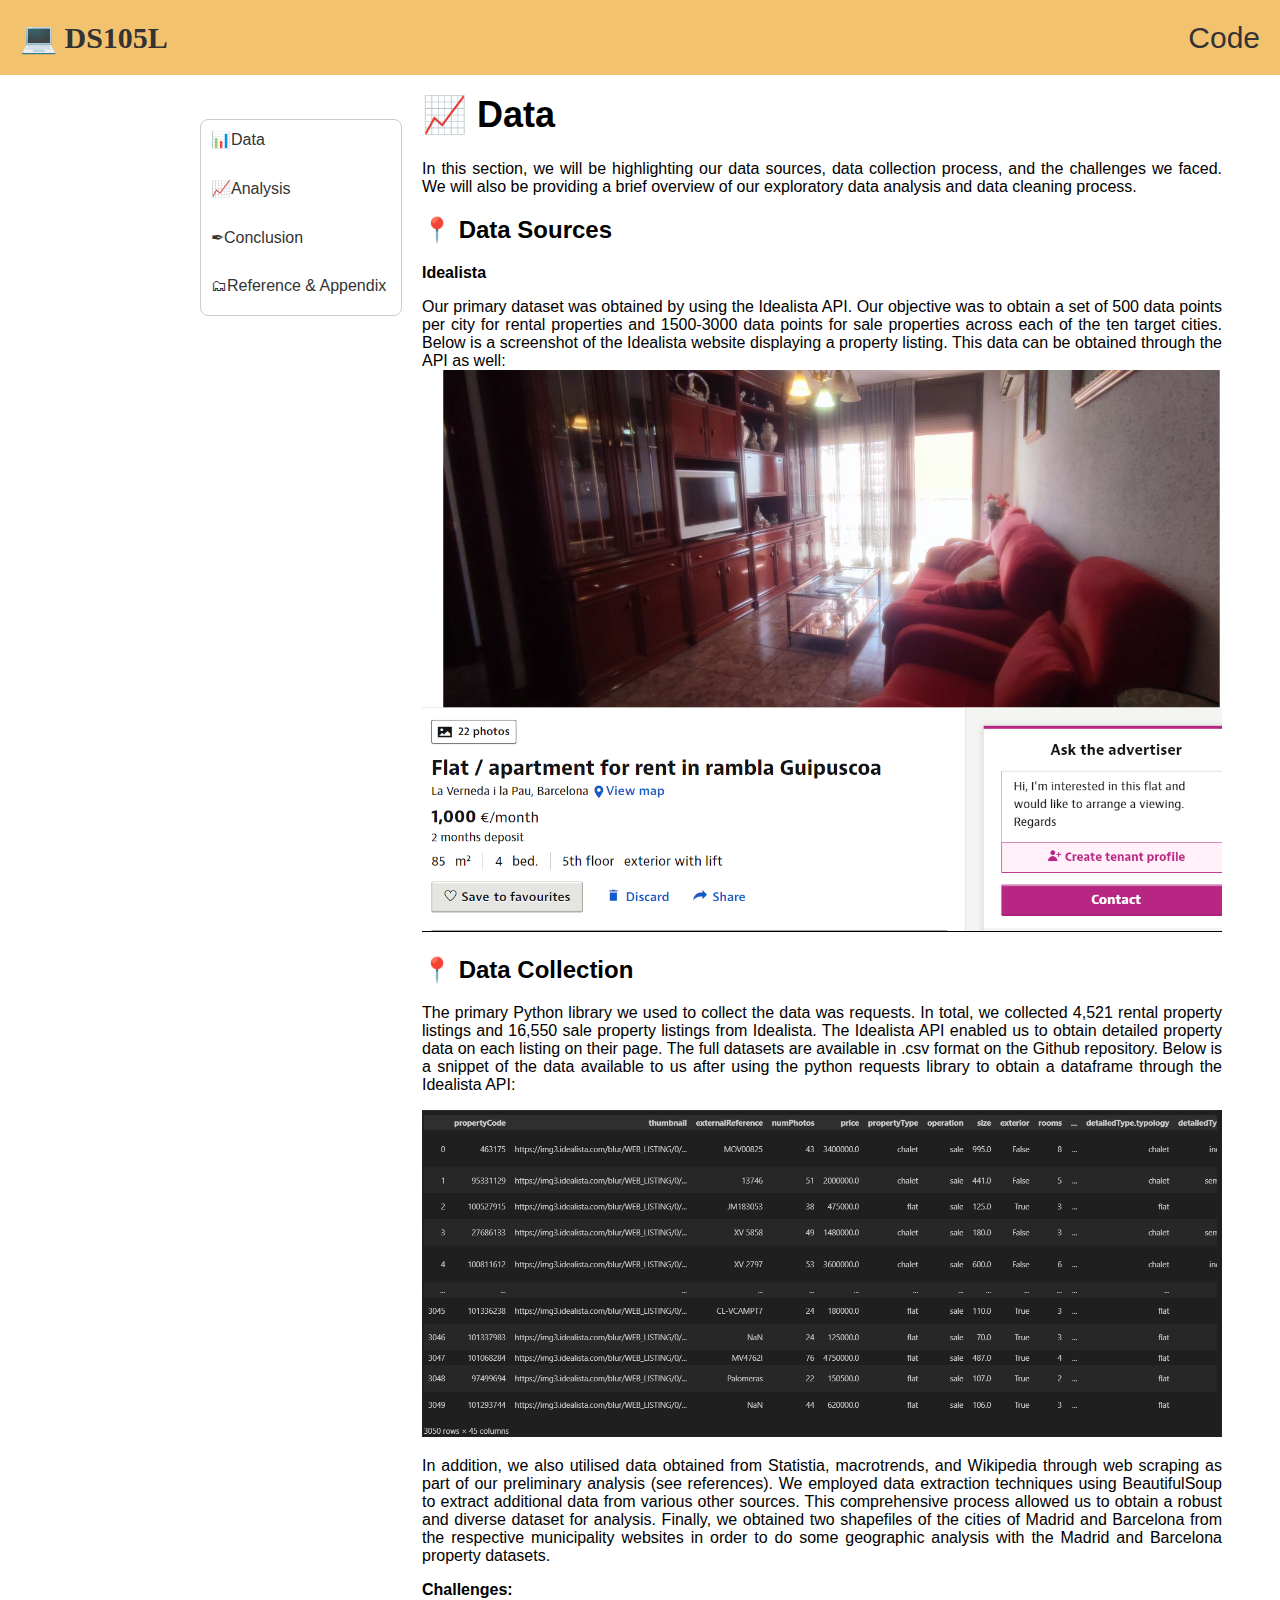
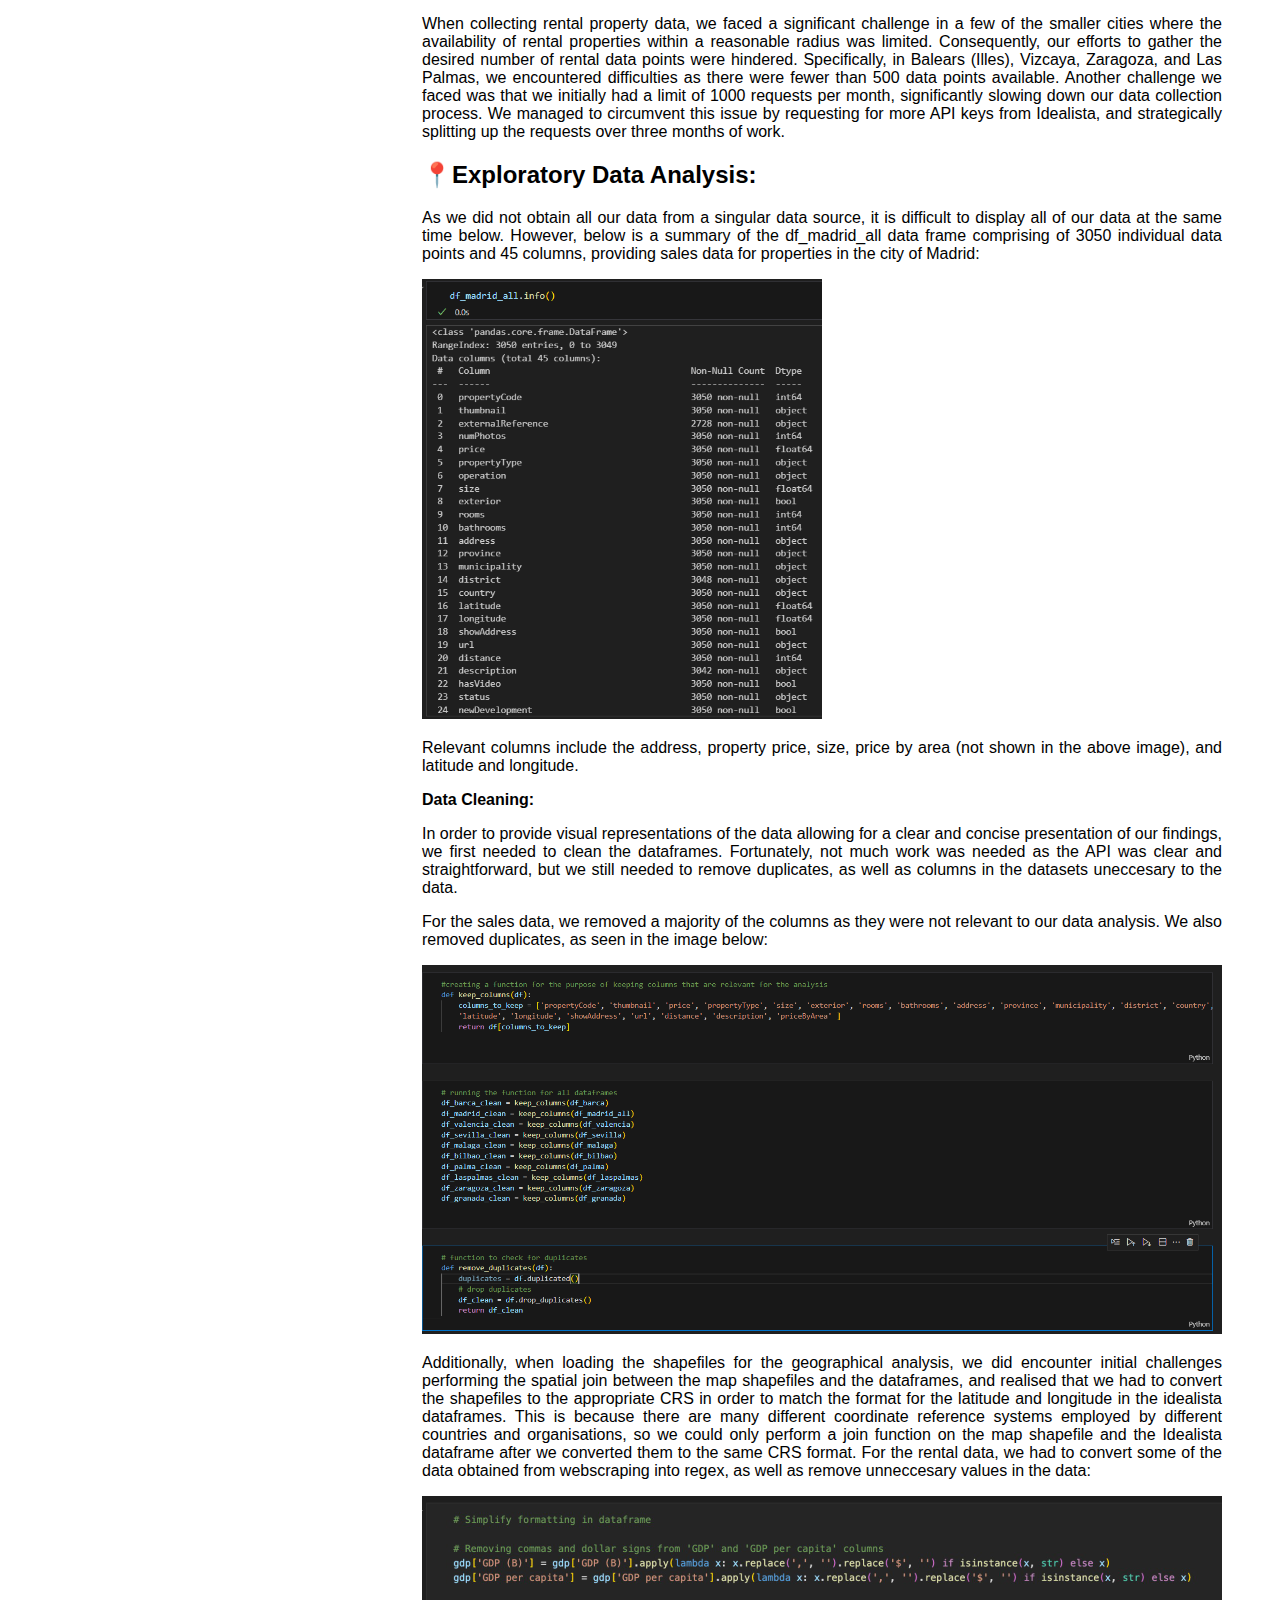
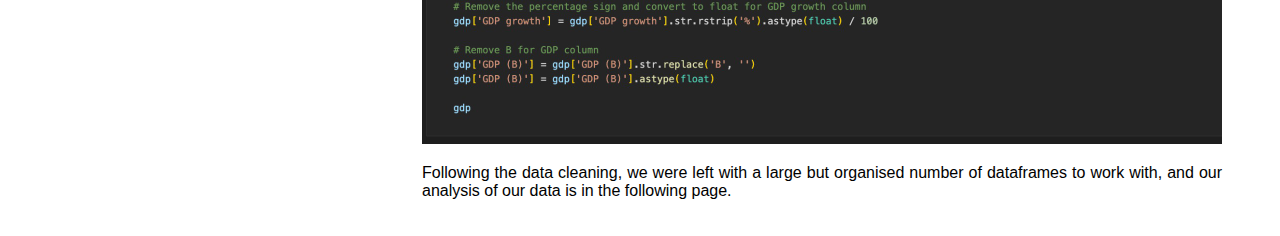
<file: Webpages/data.html>
<!DOCTYPE html>
<html>
<meta charset="UTF-8">
<head>
  <title>My Website</title>
  <style>
    body {
      background-image: url("https://drive.google.com/uc?export=view&id=1ln1ye4YfCXW-n31ln-DuhkpZ_TRzDjHq");
      background-repeat: no-repeat;
      background-position: center bottom;
      background-size: cover;
      background-attachment: fixed;
      font-family: Arial, sans-serif;
      margin: 0;
      min-height: 100vh;      
      display: flex;
      align-items: center;
    }
    
    .top-bar {
      background-color: #f3c26f;
      width: 100%;
      padding: 20px;
      display: flex;
      justify-content: space-between;
      align-items: center;
      position: fixed;
      top: 0;
      box-sizing: border-box;
      left: 0;
    }

    .left-text a {
      text-decoration: none;
      color: #333;
      font-size: 30px;
      font-weight: bold;
      font-family: "Times New Roman", Arial, sans-serif;
    }    
    
    .right-text a {
      text-decoration: none;
      color: #333;
      font-size: 30px;
      font-family: Consolas, Arial, sans-serif;
    }
    
    .sidebar {
      width: 200px;
      height: 100%;
      background-color: #fff;
      border: 1px solid #ccc;
      border-radius: 8px;
      display: flex;
      flex-direction: column;
      justify-content: center;
      margin-top: -3000px;
      margin-left: 200px;
    }

    .sidebar ul {
      list-style-type: none;
      padding: 0;
      margin: 0;
    }

    .sidebar li {
      margin-bottom: 10px;
    }

    .sidebar a {
      display: block;
      padding: 10px;
      text-decoration: none;
      font-family: Consolas, Arial, sans-serif;
      color: #333;
    }

    .sidebar a:hover {
      background-color: #f0f0f0;
    }

    .main-content {
  padding: 20px;
  margin-top: 50px; /* Adjust the margin-top value to your desired spacing */
  margin-left: 225;
  margin-right: 200;
  max-width: 800px; /* Adjust the max-width value as needed */
  text-align: justify;

}

    .main-content h1 {
      font-size: 36px;
    }

    .main-content h2 {
      font-size: 24px;
    }
  </style>
</head>

<body>
  <div class="sidebar">
    <ul>
      <li><a href="https://bosco0120.github.io/DS105NeuralNetwork_and_Chill.github.io/Webpages/data.html">&#128202;Data</a></li>
      <li><a href="https://bosco0120.github.io/DS105NeuralNetwork_and_Chill.github.io/Webpages/analysis.html">&#128200;Analysis</a></li>
      <li><a href="https://bosco0120.github.io/DS105NeuralNetwork_and_Chill.github.io/Webpages/conclusion.html">&#10002;Conclusion</a></li>
      <li><a href="https://bosco0120.github.io/DS105NeuralNetwork_and_Chill.github.io/Webpages/reference.html">&#128450;Reference & Appendix</a></li>
    </ul>
  </div>
 <div class="top-bar">
  <div class="left-text">
    <a href="../index.html">&#x1F4BB; DS105L</a>
  </div>
  <div class="right-text">
    <a href="https://github.com/Bosco0120/DS105NeuralNetwork_and_Chill.github.io" target="_blank">Code</a>
  </div>
</div>
  </div>

 <div class="main-content">
    <h1>&#128200; Data</h1>
    <p>In this section, we will be highlighting our data sources, data collection process, and the challenges we faced. We will also be providing a brief overview of our exploratory data analysis and data cleaning process.</p>

<h2>&#x1F4CD; Data Sources</h2>
     <p><strong>Idealista</strong> <br></p>
     <p>Our primary dataset was obtained by using the Idealista API. Our objective was to obtain a set of 500 data points per city for rental properties and 1500-3000 data points for sale properties across each of the ten target cities. Below is a screenshot of the Idealista website displaying a property listing. This data can be obtained through the API as well: <br>
      <img src="../Diagrams and Images/idealistalisting.png" alt="insert-img" width = '800'>
    
<h2>&#x1F4CD; Data Collection</h2>
    
    The primary Python library we used to collect the data was requests. In total, we collected 4,521 rental property listings and 16,550 sale property listings from Idealista. The Idealista API enabled us to obtain detailed property data on each listing on their page. The full datasets are available in .csv format on the Github repository. Below is a snippet of the data available to us after using the python requests library to obtain a dataframe through the Idealista API:
    
    <p><img src="../Diagrams and Images/dfmadridall snippet.png" alt="insert-img" width = '800'> </p>
      
    </p>  In addition, we also utilised data obtained from Statistia, macrotrends, and Wikipedia through web scraping as part of our preliminary analysis (see references). We employed data extraction techniques using BeautifulSoup to extract additional data from various other sources. This comprehensive process allowed us to obtain a robust and diverse dataset for analysis. Finally, we obtained two shapefiles of the cities of Madrid and Barcelona from the respective municipality websites in order to do some geographic analysis with the Madrid and Barcelona property datasets.
    
    
    
    <p><strong> Challenges: </strong> <br> </p>
    
    When collecting rental property data, we faced a significant challenge in a few of the smaller cities where the availability of rental properties within a reasonable radius was limited. Consequently, our efforts to gather the desired number of rental data points were hindered. Specifically, in Balears (Illes), Vizcaya, Zaragoza, and Las Palmas, we encountered difficulties as there were fewer than 500 data points available. 
    
    Another challenge we faced was that we initially had a limit of 1000 requests per month, significantly slowing down our data collection process. We managed to circumvent this issue by requesting for more API keys from Idealista, and strategically splitting up the requests over three months of work.
    
    
    <h2>&#x1F4CD;Exploratory Data Analysis:</h2>  

    <p> </p>As we did not obtain all our data from a singular data source, it is difficult to display all of our data at the same time below. However, below is a summary of the df_madrid_all data frame comprising of 3050 individual data points and 45 columns, providing sales data for properties in the city of Madrid:
    <p><img src="../Diagrams and Images/df_madrid summary.png" alt="insert-img" width = '400'> </p>

    Relevant columns include the address, property price, size, price by area (not shown in the above image), and latitude and longitude.
    
    
    <p><strong> Data Cleaning: </strong> 
    </p> In order to provide visual representations of the data allowing for a clear and concise presentation of our findings, we first needed to clean the dataframes. Fortunately, not much work was needed as the API was clear and straightforward, but we still needed to remove duplicates, as well as columns in the datasets uneccesary to the data.</p>
    </p> For the sales data, we removed a majority of the columns as they were not relevant to our data analysis. We also removed duplicates, as seen in the image below:</p>
    <p><img src="../Diagrams and Images/sales_data_cleaning.png" alt="insert-img" width = '800'> </p>
    </p> Additionally, when loading the shapefiles for the geographical analysis, we did encounter initial challenges performing the spatial join between the map shapefiles and the dataframes, and realised that we had to convert the shapefiles to the appropriate CRS in order to match the format for the latitude and longitude in the idealista dataframes. This is because there are many different coordinate reference systems employed by different countries and organisations, so we could only perform a join function on the map shapefile and the Idealista dataframe after we converted them to the same CRS format. For the rental data, we had to convert some of the data obtained from webscraping into regex, as well as remove unneccesary values in the data:
    <p><img src="../Diagrams and Images/rental_clean.jpeg" alt="insert-img" width = '800'> </p>
    <p> Following the data cleaning, we were left with a large but organised number of dataframes to work with, and our analysis of our data is in the following page.</p>


</div>

</body>
</html>
</file>
